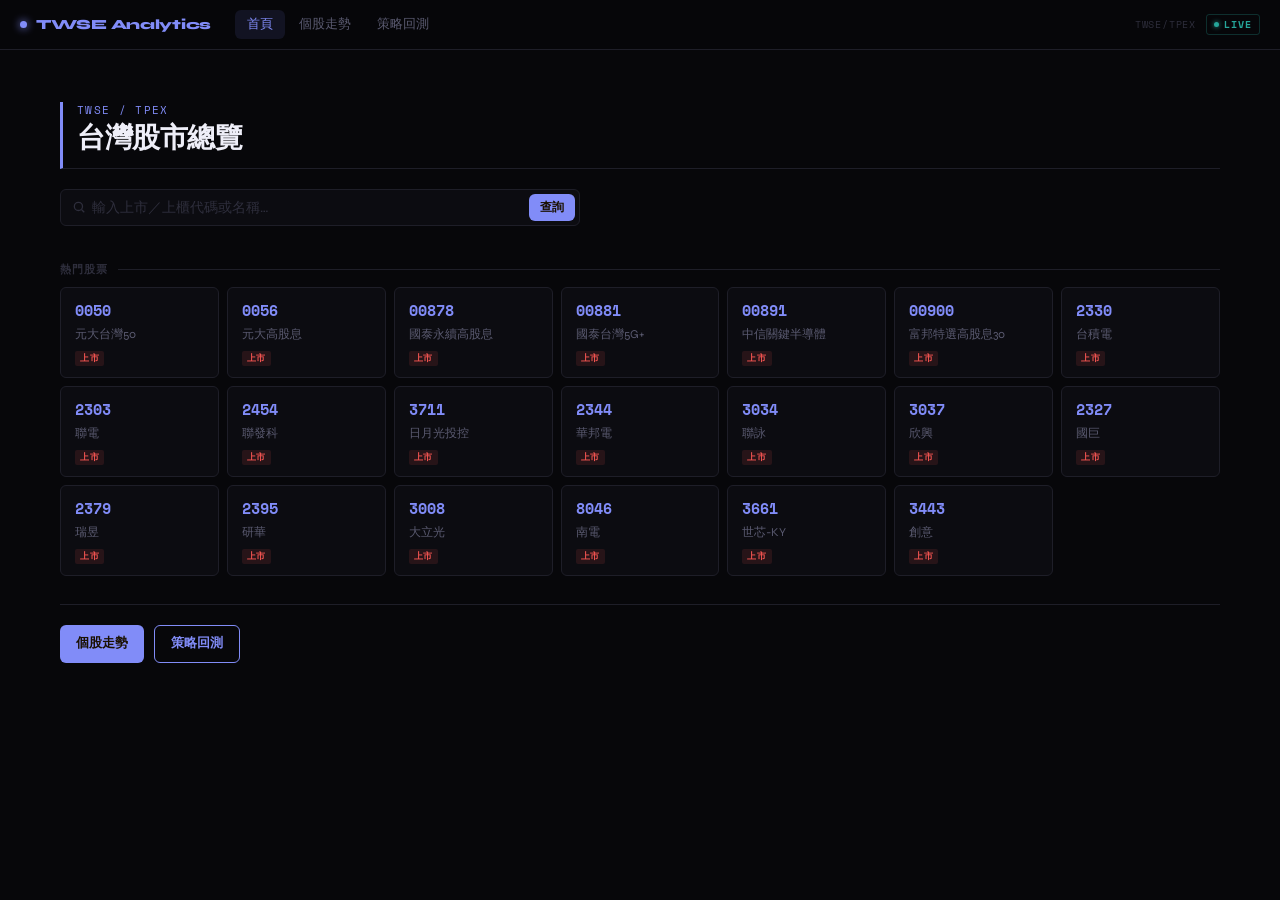
<file: overview.html>
<!DOCTYPE html>
<html lang="zh-Hant">
<head>
<meta charset="UTF-8">
<meta name="viewport" content="width=device-width, initial-scale=1.0">
<meta name="description" content="台灣股市總覽：查詢上市上櫃股票走勢、技術指標與策略回測。">
<title>台灣股市總覽 — TWSE Analytics</title>
<link rel="icon" type="image/svg+xml" href="data:image/svg+xml,%3Csvg xmlns='http://www.w3.org/2000/svg' viewBox='0 0 32 32'%3E%3Crect width='32' height='32' rx='6' fill='%230d0f12'/%3E%3Crect x='4' y='9' width='5' height='14' rx='1' fill='%23ef5350'/%3E%3Cline x1='6.5' y1='5' x2='6.5' y2='27' stroke='%23ef5350' stroke-width='1.5'/%3E%3Crect x='13' y='6' width='5' height='11' rx='1' fill='%23ef5350'/%3E%3Cline x1='15.5' y1='2' x2='15.5' y2='22' stroke='%23ef5350' stroke-width='1.5'/%3E%3Crect x='22' y='13' width='5' height='9' rx='1' fill='%2326a69a'/%3E%3Cline x1='24.5' y1='9' x2='24.5' y2='27' stroke='%2326a69a' stroke-width='1.5'/%3E%3C/svg%3E">
<link rel="preconnect" href="https://fonts.googleapis.com" crossorigin>
<link rel="preconnect" href="https://fonts.gstatic.com" crossorigin>
<link rel="preconnect" href="https://openapi.twse.com.tw" crossorigin>
<link rel="stylesheet" href="assets/style.css">
</head>
<body>
<a href="#main" class="skip-link">跳至主要內容</a>

<nav class="nav" id="app-nav" role="navigation" aria-label="主導覽"></nav>

<main class="page" id="main" tabindex="-1">

  <!-- Hero: search entry point -->
  <div class="ov-hero">
    <div class="page-header">
      <div class="title-block">
        <div class="ticker-label">TWSE / TPEX</div>
        <h1 class="page-h1">台灣股市總覽</h1>
      </div>
    </div>
    <div class="search-wrap ov-search" role="search">
      <div class="search-row">
        <svg width="14" height="14" viewBox="0 0 24 24" fill="none" stroke="currentColor" stroke-width="2.2"
             class="search-icon" aria-hidden="true">
          <circle cx="11" cy="11" r="7"/><line x1="21" y1="21" x2="16.65" y2="16.65"/>
        </svg>
        <input id="stockInput" placeholder="輸入上市／上櫃代碼或名稱…" autocomplete="off"
               aria-label="股票搜尋" aria-autocomplete="list" aria-controls="suggest">
        <button class="btn btn-sm" id="searchBtn">查詢</button>
      </div>
      <div id="suggest" class="suggest" hidden role="listbox" aria-label="搜尋建議"></div>
    </div>
  </div>

  <!-- Market summary (async, best-effort) -->
  <section id="mktSection" hidden aria-label="市場概況">
    <div class="ov-sec-hd">市場概況</div>
    <div id="mktGrid" class="mkt-grid"></div>
  </section>

  <!-- Recently viewed (from localStorage) -->
  <section id="recentSection" hidden aria-label="最近查看">
    <div class="ov-sec-hd">最近查看</div>
    <div id="recentGrid" class="ov-grid"></div>
  </section>

  <!-- Popular stocks -->
  <section aria-label="熱門股票">
    <div class="ov-sec-hd">熱門股票</div>
    <div id="popularGrid" class="ov-grid"></div>
  </section>

  <!-- Function entry points -->
  <div class="ov-quick">
    <a href="index.html" class="btn" aria-label="前往個股走勢頁面">個股走勢</a>
    <a href="backtest.html" class="btn btn-outline" aria-label="前往策略回測頁面">策略回測</a>
  </div>

</main>

<script src="assets/shared.js"></script>
<script>
/* Recently viewed helpers */
function getRecent(){
  try{ return JSON.parse(localStorage.getItem('twse_v2:recent')||'[]'); }catch{ return []; }
}

function buildCard(code, name, mk, priceInfo){
  const mkCls = mk==='上櫃'?'ov-mk-tpex':'ov-mk-twse';
  const priceHtml = priceInfo
    ? `<span class="ov-price">${priceInfo.close}</span><span class="ov-chg ${priceInfo.up?'up':'dn'}">${priceInfo.chg}</span>`
    : '';
  return `<a href="index.html#${code}/6" class="ov-card" tabindex="0" aria-label="${name}（${code}）個股走勢">
    <span class="ov-code">${code}</span>
    <span class="ov-name">${name||code}</span>
    <div class="ov-row" data-code="${code}">
      <span class="ov-mk ${mkCls}">${mk||'上市'}</span>
      ${priceHtml}
    </div>
  </a>`;
}

(async function boot(){
  injectNav('overview');
  loadStockList().catch(()=>{});

  /* Search → jump to chart page */
  wireSearchBox({
    inputId:'stockInput', suggestId:'suggest', btnId:'searchBtn',
    onSelect(s){ location.href=`index.html#${s.code}/6`; }
  });

  /* Popular stocks grid (static, always fast) */
  const popular = FALLBACK_LIST.slice(0, 20);
  document.getElementById('popularGrid').innerHTML =
    popular.map(([code,name,mk])=>buildCard(code,name,mk,null)).join('');

  /* Recently viewed */
  const recent = getRecent();
  if(recent.length){
    document.getElementById('recentGrid').innerHTML =
      recent.map(({code,name,mk})=>buildCard(code,name||code,mk||'',null)).join('');
    document.getElementById('recentSection').hidden = false;
  }

  /* Async: load live prices from TWSE STOCK_DAY_ALL (same call as loadStockList) */
  loadLivePrices(popular);
  loadMarketSummary();
})();

async function loadLivePrices(stocks){
  let data = null;
  try{
    const res = await fetchTimeout(twseAllURL(), 9000);
    if(res.ok) data = await res.json();
  }catch{}
  if(!data){
    for(const p of PROXIES){
      try{ data = await tryJSON(p, twseAllURL(), 9000); break; }catch{}
    }
  }
  if(!Array.isArray(data)) return;

  const priceMap = new Map();
  data.forEach(r=>{
    const code = r.Code||r['證券代號'];
    const closeRaw = String(r.ClosingPrice||r['收盤價']||'').replace(/,/g,'');
    const chgRaw   = String(r.Change||r['漲跌價差']||'').trim();
    const close = parseFloat(closeRaw);
    if(!code||isNaN(close)) return;
    const chgNum = parseFloat(chgRaw.replace(/[▲+]/g,'').replace(/▼/g,'-').replace(/,/g,''));
    const up = !isNaN(chgNum) ? chgNum >= 0 : true;
    priceMap.set(code, {close:close.toFixed(2), chg: isNaN(chgNum)?'—':`${up?'▲':'▼'} ${Math.abs(chgNum).toFixed(2)}`, up});
  });

  /* Inject prices into popular stock cards */
  const grid = document.getElementById('popularGrid');
  stocks.forEach(([code,,mk])=>{
    const row = grid.querySelector(`.ov-row[data-code="${code}"]`);
    const p = priceMap.get(code);
    if(!row||!p) return;
    const mkCls = mk==='上櫃'?'ov-mk-tpex':'ov-mk-twse';
    row.innerHTML=`<span class="ov-mk ${mkCls}">${mk||'上市'}</span><span class="ov-price">${p.close}</span><span class="ov-chg ${p.up?'up':'dn'}">${p.chg}</span>`;
  });

  /* Also inject into recently-viewed cards */
  const recentGrid = document.getElementById('recentGrid');
  recentGrid.querySelectorAll('.ov-row[data-code]').forEach(row=>{
    const code = row.dataset.code;
    const p = priceMap.get(code);
    const info = STOCK_LIST.find(s=>s.code===code);
    const mk = info?.mk||'';
    if(!p) return;
    const mkCls = mk==='上櫃'?'ov-mk-tpex':'ov-mk-twse';
    row.innerHTML=`<span class="ov-mk ${mkCls}">${mk}</span><span class="ov-price">${p.close}</span><span class="ov-chg ${p.up?'up':'dn'}">${p.chg}</span>`;
  });
}

async function loadMarketSummary(){
  /* Extract key ETFs from STOCK_DAY_ALL as market proxies */
  const keys = [
    {code:'0050', label:'元大台灣50'},
    {code:'0056', label:'元大高股息'},
    {code:'00878', label:'國泰ESG永續'}
  ];
  let data = null;
  try{
    const res = await fetchTimeout(twseAllURL(), 9000);
    if(res.ok) data = await res.json();
  }catch{}
  if(!data){
    for(const p of PROXIES){
      try{ data = await tryJSON(p, twseAllURL(), 9000); break; }catch{}
    }
  }
  if(!Array.isArray(data)) return;

  const priceMap = new Map();
  data.forEach(r=>{
    const code = r.Code||r['證券代號'];
    const close = parseFloat(String(r.ClosingPrice||'').replace(/,/g,''));
    const chgRaw = String(r.Change||'').trim();
    const chgNum = parseFloat(chgRaw.replace(/[▲+]/g,'').replace(/▼/g,'-').replace(/,/g,''));
    if(code&&!isNaN(close)) priceMap.set(code, {close:close.toFixed(2), chgNum, up: !isNaN(chgNum)&&chgNum>=0});
  });

  const items = keys.map(({code,label})=>{
    const p = priceMap.get(code);
    if(!p) return null;
    const chgStr = isNaN(p.chgNum)?'—':`${p.up?'▲':'▼'} ${Math.abs(p.chgNum).toFixed(2)}`;
    return `<div class="mkt-item">
      <div class="mkt-lbl">${label} <span class="mkt-code">${code}</span></div>
      <div class="mkt-val">${p.close}</div>
      <div class="mkt-chg ${p.up?'up':'dn'}">${chgStr}</div>
    </div>`;
  }).filter(Boolean);

  if(!items.length) return;
  document.getElementById('mktGrid').innerHTML = items.join('');
  document.getElementById('mktSection').hidden = false;
}
</script>
</body>
</html>
</file>
<file: assets/style.css>
/* ================================================================
   TWSE Analytics — Void Ledger Design System
   Style B: Precision Dark — Violet Accent / Syne + Space Mono
   ================================================================ */
@import url('https://fonts.googleapis.com/css2?family=Syne:wght@400;600;700;800&family=Space+Mono:ital,wght@0,400;0,700;1,400&display=swap');

/* ── Design Tokens ── */
:root {
  /* Background layers */
  --bg:   #07070a;
  --s1:   #0c0c11;
  --s2:   #0f0f16;
  --s3:   #141420;
  /* Borders */
  --b1:   #1e1e28;
  --b2:   #2a2a38;
  /* Text */
  --t1:   #eeeef8;
  --t2:   #5a5a70;
  --t3:   #2e2e3c;
  /* Accent — violet-indigo */
  --amber:     #818cf8;
  --amber-d:   rgba(129,140,248,.10);
  --amber-g:   rgba(129,140,248,.22);
  /* Market colours (Taiwan convention) */
  --up:    #ef5350;
  --up-d:  rgba(239,83,80,.12);
  --dn:    #26a69a;
  --dn-d:  rgba(38,166,154,.12);
  /* Indicator colours */
  --atr7:  #f59e0b;
  --atr14: #818cf8;
  --ma5:   #ff7eb6;
  --ma10:  #f59e0b;
  --ma20:  #ffd23f;
  --ma60:  #4ade80;
  --ma120: #38bdf8;
  --ma240: #f472b6;
  --bbBand:#818cf8;
  --bbMid: #5a5a70;
  --kLine: #a78bfa;
  --dLine: #f9a8d4;
  --macdLine:#818cf8;
  --sigLine: #f59e0b;
  /* Typography */
  --font-ui:   'Syne','PingFang TC','Microsoft JhengHei',-apple-system,BlinkMacSystemFont,sans-serif;
  --font-mono: 'Space Mono','SFMono-Regular',ui-monospace,'Roboto Mono',monospace;
  /* Spacing scale */
  --sp1:4px; --sp2:8px; --sp3:12px; --sp4:16px;
  --sp5:20px; --sp6:24px; --sp8:32px;
  /* Radius */
  --r: 6px;
  --r-lg: 10px;
  /* Nav */
  --nav-h: 50px;
}

/* ── Reset ── */
*, *::before, *::after { box-sizing: border-box; margin: 0; padding: 0; }
html { height: 100%; scroll-behavior: smooth; }
body {
  background: var(--bg);
  color: var(--t1);
  font-family: var(--font-ui);
  font-size: 14px;
  line-height: 1.5;
  -webkit-font-smoothing: antialiased;
  min-height: 100%;
  overflow-x: hidden;
}
a { color: var(--atr14); text-decoration: none; }
a:hover { text-decoration: underline; }

/* ── Utility ── */
.mono { font-family: var(--font-mono); }
.num  { font-family: var(--font-mono); font-variant-numeric: tabular-nums; }
.up   { color: var(--up); }
.dn   { color: var(--dn); }
.dim  { color: var(--t2); }
.warn { color: var(--amber); }

/* ── Navigation ── */
.nav {
  position: sticky; top: 0; z-index: 100;
  height: var(--nav-h);
  background: rgba(7,7,10,.96);
  border-bottom: 1px solid var(--b1);
  backdrop-filter: blur(10px);
  display: flex; align-items: center;
  padding: 0 20px; gap: 0;
}
.nav-logo {
  display: flex; align-items: center; gap: 9px;
  font-family: var(--font-ui);
  font-size: 14px; font-weight: 800;
  color: var(--amber); letter-spacing: -.02em;
  text-decoration: none; margin-right: 24px; flex: none;
}
.nav-logo .blink {
  width: 7px; height: 7px; border-radius: 50%;
  background: var(--amber);
  box-shadow: 0 0 8px var(--amber);
  animation: pulse 2s ease-in-out infinite;
}
@keyframes pulse {
  0%,100% { opacity:1; box-shadow:0 0 8px var(--amber); }
  50%      { opacity:.4; box-shadow:none; }
}
.nav-links { display: flex; align-items: center; gap: 2px; }
.nav-link {
  font-size: 13px; font-weight: 500;
  color: var(--t2); text-decoration: none;
  padding: 5px 12px; border-radius: var(--r);
  transition: color .12s, background .12s;
}
.nav-link:hover { color: var(--t1); background: var(--s2); text-decoration: none; }
.nav-link.active { color: var(--amber); background: var(--amber-d); }
.nav-right { display: flex; align-items: center; gap: 10px; margin-left: auto; }

/* LIVE status badge in nav */
.nav-live {
  display: flex; align-items: center; gap: 5px;
  font-family: var(--font-mono); font-size: 10px;
  font-weight: 700; color: var(--dn); letter-spacing: .1em;
  border: 1px solid rgba(38,166,154,.25); border-radius: 3px;
  padding: 2px 7px;
}
.nav-live .live-dot {
  width: 5px; height: 5px; border-radius: 50%;
  background: var(--dn); box-shadow: 0 0 5px var(--dn);
  animation: livePulse 2.4s ease-in-out infinite;
  flex: none;
}
@keyframes livePulse {
  0%,100% { opacity:1; box-shadow:0 0 5px var(--dn); }
  50%      { opacity:.25; box-shadow:none; }
}
/* Exchange label in nav */
.nav-exchange {
  font-family: var(--font-mono); font-size: 10px;
  color: var(--t3); letter-spacing: .08em;
}

/* ── Page wrapper ── */
.page { max-width: 1200px; margin: 0 auto; padding: 20px 20px 60px; }

/* ── Cards ── */
.card {
  background: var(--s1);
  border: 1px solid var(--b1);
  border-radius: var(--r-lg);
  overflow: hidden;
}
.card + .card { margin-top: 10px; }
.card-hd {
  display: flex; align-items: center;
  justify-content: space-between;
  padding: 9px 16px;
  border-bottom: 1px solid var(--b1);
  border-left: 2px solid var(--b2);   /* rhythm accent */
  background: var(--s2);
}
/* Primary chart card head gets amber accent */
.card-hd.primary { border-left-color: var(--amber); }
.card-hd h2 {
  font-size: 10.5px; font-weight: 700;
  color: var(--t3); letter-spacing: .1em; text-transform: uppercase;
}
.card-hd .readout {
  font-family: var(--font-mono); font-size: 12.5px; color: var(--t1);
}
.card-body { padding: 16px; }

/* ── Stat grid ── */
.stat-grid {
  display: grid;
  grid-template-columns: repeat(auto-fit, minmax(125px,1fr));
  gap: 8px;
  margin-top: 14px;
}
.stat-item {
  background: var(--s1); border: 1px solid var(--b1);
  border-radius: var(--r); padding: 12px 14px;
}
.stat-k {
  font-size: 10px; font-weight: 600;
  color: var(--t3); text-transform: uppercase;
  letter-spacing: .08em; margin-bottom: 5px;
}
.stat-v {
  font-family: var(--font-mono); font-size: 20px; font-weight: 700;
}
.stat-v small { font-size: 11px; color: var(--t2); font-weight: 400; }

/* ── Tables ── */
.tbl { width: 100%; border-collapse: collapse; font-size: 13px; }
.tbl th {
  text-align: left; font-size: 10.5px; font-weight: 600;
  color: var(--t3); letter-spacing: .06em; text-transform: uppercase;
  padding: 7px 10px; border-bottom: 1px solid var(--b1);
}
.tbl td {
  padding: 7px 10px;
  border-bottom: 1px solid rgba(30,39,54,.5);
  font-family: var(--font-mono);
}
.tbl td:first-child { font-family: var(--font-ui); color: var(--t1); }
.tbl tr:last-child td { border-bottom: none; }
.tbl tr.hl { background: var(--amber-d); }
.tbl .up { color: var(--up); }
.tbl .dn { color: var(--dn); }
.tbl .warn { color: var(--amber); }

/* ── Segment control ── */
.seg {
  display: inline-flex;
  background: var(--s1); border: 1px solid var(--b1);
  border-radius: var(--r); overflow: hidden;
}
.seg button {
  background: transparent; border: none;
  color: var(--t2); padding: 6px 13px;
  font-size: 12.5px; font-weight: 600;
  cursor: pointer; font-family: var(--font-ui); transition: .12s;
}
.seg button:hover { color: var(--t1); }
.seg button.active { background: var(--s3); color: var(--amber); }

/* ── Buttons ── */
.btn {
  display: inline-flex; align-items: center; gap: 6px;
  background: var(--amber); color: #1a1000;
  border: none; border-radius: var(--r);
  padding: 8px 16px; font-size: 13px; font-weight: 700;
  cursor: pointer; font-family: var(--font-ui); transition: .12s;
}
.btn:hover { filter: brightness(1.1); }
.btn:disabled { opacity: .4; cursor: not-allowed; filter: none; }
.btn-sm { padding: 5px 11px; font-size: 12px; }
.btn-outline {
  background: transparent; color: var(--amber);
  border: 1px solid var(--amber);
}
.btn-outline:hover { background: var(--amber-d); filter: none; }

/* ── Form inputs ── */
.input {
  background: var(--s1); border: 1px solid var(--b1);
  border-radius: var(--r); color: var(--t1);
  font-family: var(--font-mono); font-size: 13px;
  padding: 6px 10px; outline: none;
  transition: border-color .12s; width: 100%;
}
.input:focus { border-color: var(--amber); }
.input-sm { font-size: 12px; padding: 4px 8px; }

.field { display: flex; flex-direction: column; gap: 4px; }
.field label {
  font-size: 10.5px; font-weight: 600;
  color: var(--t3); text-transform: uppercase; letter-spacing: .08em;
}
.field-row { display: flex; align-items: center; gap: 8px; }

/* ── Radio groups ── */
.radio-group { display: flex; flex-direction: column; gap: 6px; }
.radio-opt {
  display: flex; align-items: center; gap: 9px;
  cursor: pointer; padding: 7px 10px; border-radius: var(--r);
  border: 1px solid transparent; transition: .12s;
}
.radio-opt:hover { background: var(--s2); }
.radio-opt.selected { border-color: var(--amber); background: var(--amber-d); }
.radio-opt input[type=radio] { accent-color: var(--amber); }
.radio-opt span { font-size: 13px; color: var(--t1); }
.radio-opt small { font-size: 11px; color: var(--t2); }

/* ── Toggle indicators ── */
.tg {
  --c: var(--amber);
  background: var(--s1); border: 1px solid var(--b1);
  color: var(--t2); padding: 5px 11px;
  border-radius: var(--r); font-size: 12px; font-weight: 600;
  cursor: pointer; font-family: var(--font-ui); transition: .12s;
  display: inline-flex; align-items: center; gap: 5px;
}
.tg::before {
  content: ''; width: 7px; height: 7px; border-radius: 50%;
  background: var(--c); opacity: .25; transition: .12s;
}
.tg:hover { border-color: var(--c); color: var(--t1); }
.tg.on {
  color: var(--t1); border-color: var(--c);
  background: color-mix(in srgb, var(--c) 10%, var(--s1));
}
.tg.on::before { opacity: 1; box-shadow: 0 0 6px var(--c); }

/* ── Status ── */
.status {
  margin: 12px 0; padding: 11px 15px;
  border-radius: var(--r); font-size: 13px; line-height: 1.5;
  border: 1px solid var(--b1); background: var(--s1);
}
.status.loading { color: var(--amber); }
.status.err  { color: var(--up); border-color: rgba(239,83,80,.3); background: rgba(239,83,80,.06); }
.status.ok   { color: var(--dn); border-color: rgba(38,166,154,.25); background: rgba(38,166,154,.06); }
.status code { font-family: var(--font-mono); background: rgba(255,255,255,.06); padding: 1px 5px; border-radius: 3px; }
@keyframes spin { to { transform: rotate(360deg); } }
.spin {
  display: inline-block; width: 11px; height: 11px;
  border: 1.5px solid var(--amber); border-top-color: transparent;
  border-radius: 50%; animation: spin .7s linear infinite;
  vertical-align: -2px; margin-right: 6px;
}

/* ── Search box ── */
.search-wrap { position: relative; }
.search-row {
  display: flex; gap: 6px; align-items: center;
  background: var(--s1); border: 1px solid var(--b1);
  border-radius: var(--r);
  padding: 4px 4px 4px 11px;
  transition: border-color .12s;
}
.search-row:focus-within { border-color: var(--amber); }
.search-row input {
  background: transparent; border: none; color: var(--t1);
  font-family: var(--font-ui); font-size: 14px;
  width: 220px; outline: none;
}
.search-row input::placeholder { color: var(--t3); }
.suggest {
  position: absolute; top: calc(100% + 5px); left: 0; right: 0;
  z-index: 200; background: var(--s2);
  border: 1px solid var(--b2); border-radius: var(--r-lg);
  box-shadow: 0 20px 50px -15px rgba(0,0,0,.85);
  max-height: 290px; overflow-y: auto; padding: 4px;
}
.suggest .opt {
  display: flex; align-items: center; gap: 10px;
  padding: 7px 10px; border-radius: var(--r); cursor: pointer;
}
.suggest .opt:hover, .suggest .opt.active { background: var(--amber-d); }
.suggest .opt .code { font-family:var(--font-mono); font-size:13px; font-weight:700; color:var(--amber); min-width:46px; }
.suggest .opt .nm   { font-size:13px; color:var(--t1); }
.suggest .opt .mk   { font-size:10px; color:var(--t3); margin-left:auto; border:1px solid var(--b1); border-radius:3px; padding:1px 5px; }
.suggest .empty     { padding:12px; font-size:12px; color:var(--t2); text-align:center; }

/* ── Legend ── */
.legend { display: flex; gap: 14px; flex-wrap: wrap; font-size: 12px; color: var(--t2); margin-bottom: 8px; }
.legend-item { display: flex; align-items: center; gap: 6px; }
.swatch { width: 12px; height: 2px; border-radius: 1px; flex: none; }
.legend-item b { font-family: var(--font-mono); color: var(--t1); font-weight: 600; }

/* ── Price update flash ── */
@keyframes priceUp   { 0%{color:var(--up);text-shadow:0 0 12px var(--up)} 100%{color:inherit;text-shadow:none} }
@keyframes priceDn   { 0%{color:var(--dn);text-shadow:0 0 12px var(--dn)} 100%{color:inherit;text-shadow:none} }
@keyframes priceLoad { 0%{color:var(--amber);text-shadow:0 0 18px var(--amber)} 100%{color:inherit;text-shadow:none} }
.flash-up   { animation: priceUp   .9s ease-out; }
.flash-dn   { animation: priceDn   .9s ease-out; }
.flash-load { animation: priceLoad .9s ease-out; }

/* ── Page header accent rule ── */
.page-header {
  /* Left-aligned amber stripe — asymmetric layout element */
  border-left: 3px solid var(--amber);
  padding-left: 14px;
  border-bottom: none;   /* override default; let the rule be the left accent */
  margin-bottom: 0;
  padding-bottom: 16px;
  border-bottom: 1px solid var(--b1);
}

/* ── Strategy section ── */
.ss-head {
  display: flex; align-items: baseline; gap: 10px;
  margin-bottom: 14px; padding-bottom: 10px;
  border-bottom: 1px solid var(--b1);
}
.ss-head h2 { font-size: 17px; font-weight: 800; letter-spacing: -.3px; }
.ss-sub { font-size: 12px; color: var(--t2); }
.strat-grid { display: grid; grid-template-columns: 1fr 1fr; gap: 12px; margin-bottom: 12px; }
.strat-card {
  background: var(--s1); border: 1px solid var(--b1);
  border-radius: var(--r-lg); padding: 15px 17px;
}
.sc-head {
  display: flex; align-items: center; gap: 7px;
  font-size: 13px; font-weight: 700; margin-bottom: 11px; color: var(--t1);
}
.sc-head .dot { width: 8px; height: 8px; border-radius: 50%; flex: none; }
.dot-atr14 { background: var(--atr14); }
.dot-bb    { background: var(--bbBand); }
.dot-ma60  { background: var(--ma60); }
.strat-playbook { margin-top: 12px; }
.strat-empty { color: var(--t2); font-size: 13px; padding: 20px; text-align: center; }
.tbl-empty-cell { text-align: center; color: var(--t2); padding: 20px; }
/* Readout colour tokens — used by JS-generated crosshair/legend spans */
.c-up    { color: var(--up); }    .c-dn     { color: var(--dn); }
.c-atr7  { color: var(--atr7); } .c-atr14  { color: var(--atr14); }
.c-kline { color: var(--kLine); } .c-dline  { color: var(--dLine); }
.c-macd  { color: var(--macdLine); } .c-sig { color: var(--sigLine); }
.sc-note { margin-top: 10px; font-size: 12px; line-height: 1.6; color: var(--t2); }
.sc-note.dim { color: var(--t3); border-top: 1px solid var(--b1); padding-top: 10px; }
.sc-note b { color: var(--t1); }
.play-list { display: flex; flex-direction: column; gap: 12px; }
.play { padding-left: 12px; border-left: 2px solid var(--b2); }
.pl-title { font-size: 14px; font-weight: 700; margin-bottom: 4px; }
.play p { font-size: 12.5px; line-height: 1.65; color: var(--t2); }
.play p b { color: var(--t1); font-family: var(--font-mono); }
.play p b.up { color: var(--up); } .play p b.dn { color: var(--dn); }

/* ── Fundamentals ── */
.fund-section { margin-top: 14px; }
.fund-label { font-size: 10.5px; font-weight: 600; color: var(--t3); text-transform: uppercase; letter-spacing: .08em; margin-bottom: 7px; }
.fund-grid { display: grid; grid-template-columns: repeat(3, 1fr); gap: 8px; }
.fund-card { background: var(--s1); border: 1px solid var(--b1); border-radius: var(--r); padding: 10px 13px; }
.fund-card .fk { font-size: 10px; color: var(--t3); text-transform: uppercase; letter-spacing: .05em; margin-bottom: 3px; }
.fund-card .fv { font-family: var(--font-mono); font-size: 17px; font-weight: 700; }
.fund-card .fv.fv-dim { color: var(--t2); font-size: 13px; font-weight: 400; }

/* ── Shared utility classes ── */
.search-icon    { color: var(--t3); flex: none; }
.title-block-right { align-items: flex-end; }
.text-up        { color: var(--up); }
.text-dn        { color: var(--dn); }
.hint           { color: var(--t3); font-size: 11px; }
.readout-sm     { font-size: 11px; }
.flex-row-sm    { display: flex; align-items: center; gap: 8px; }
.btn-full       { width: 100%; justify-content: center; }
.note-mt        { margin-top: 12px; }
.disc-sm        { font-size: 11.5px; }

/* ── Backtest specific ── */
.bt-grid {
  display: grid;
  grid-template-columns: 260px 1fr;
  gap: 14px;
  align-items: start;
}
.bt-params { display: flex; flex-direction: column; gap: 10px; }
.params-card {
  background: var(--s1); border: 1px solid var(--b1);
  border-radius: var(--r-lg); padding: 15px;
}
.params-hd {
  font-size: 10.5px; font-weight: 700; color: var(--t3);
  text-transform: uppercase; letter-spacing: .1em;
  padding-bottom: 10px; margin-bottom: 12px;
  border-bottom: 1px solid var(--b1);
}
.param-fields { display: flex; flex-direction: column; gap: 10px; }
.strategy-params { display: none; }
.strategy-params.visible { display: flex; flex-direction: column; gap: 10px; }

/* Metrics row */
.metrics-row {
  display: grid;
  grid-template-columns: repeat(auto-fit, minmax(110px,1fr));
  gap: 8px;
}
.metric-item {
  background: var(--s1); border: 1px solid var(--b1);
  border-radius: var(--r); padding: 11px 13px;
  border-top: 2px solid var(--b2);
}
.metric-item.pos { border-top-color: var(--up); }
.metric-item.neg { border-top-color: var(--dn); }
.metric-item.neu { border-top-color: var(--amber); }
.metric-k { font-size: 10px; font-weight: 600; color: var(--t3); text-transform: uppercase; letter-spacing: .07em; margin-bottom: 4px; }
.metric-v { font-family: var(--font-mono); font-size: 19px; font-weight: 700; }
.metric-v small { font-size: 11px; color: var(--t2); font-weight: 400; }

/* Trade log table */
.trade-log { width: 100%; border-collapse: collapse; font-size: 12px; }
.trade-log th {
  text-align: left; font-size: 10px; font-weight: 600;
  color: var(--t3); letter-spacing: .07em; text-transform: uppercase;
  padding: 6px 10px; border-bottom: 1px solid var(--b1);
  background: var(--s2);
}
.trade-log td { padding: 6px 10px; border-bottom: 1px solid rgba(30,39,54,.4); font-family: var(--font-mono); }
.trade-log tr:last-child td { border-bottom: none; }
.trade-log tr:hover td { background: var(--s2); }
.trade-log .win td:last-child { color: var(--up); }
.trade-log .loss td:last-child { color: var(--dn); }

/* ── Header (page title block) ── */
.page-header {
  display: flex; align-items: flex-end;
  justify-content: space-between; gap: 20px; flex-wrap: wrap;
  border-bottom: 1px solid var(--b1);
  padding-bottom: 16px; margin-bottom: 18px;
}
.title-block { display: flex; flex-direction: column; gap: 5px; }
.ticker-label {
  font-family: var(--font-mono); font-size: 11px;
  letter-spacing: .12em; color: var(--amber); text-transform: uppercase;
}
.page-h1 { font-size: 28px; font-weight: 800; letter-spacing: -.5px; line-height: 1; }
.page-h1 span { color: var(--t2); font-weight: 500; font-size: 17px; margin-left: 8px; }
.quote-block { display: flex; align-items: baseline; gap: 12px; flex-wrap: wrap; }
.price-big { font-family: var(--font-mono); font-size: 32px; font-weight: 700; line-height: 1; }
.chg-badge {
  font-family: var(--font-mono); font-size: 14px; font-weight: 600;
  padding: 3px 9px; border-radius: var(--r);
}
.chg-badge.up  { color: var(--up);  background: var(--up-d); }
.chg-badge.dn  { color: var(--dn);  background: var(--dn-d); }
.asof { font-size: 11px; color: var(--t2); margin-top: 3px; }

/* ── Controls bar ── */
.controls { display: flex; gap: 10px; flex-wrap: wrap; align-items: center; margin-bottom: 16px; }
.controls .spacer { flex: 1; }

/* ── Note / disclaimer ── */
.note { margin-top: 24px; font-size: 12px; line-height: 1.7; color: var(--t2); }
.note h3 { color: var(--t1); font-size: 13px; margin-bottom: 7px; font-weight: 700; }
.note p { margin-bottom: 7px; }
.note .disc { border-left: 2px solid var(--b1); padding-left: 11px; margin-top: 12px; color: var(--t3); }
.note b { color: var(--t1); }

/* ── 404 page ── */
.err-page {
  display: flex; flex-direction: column;
  align-items: center; justify-content: center;
  min-height: calc(100vh - var(--nav-h));
  padding: 40px 20px; text-align: center;
}
.err-code {
  font-family: var(--font-mono); font-size: 96px; font-weight: 700;
  color: var(--amber); line-height: 1; letter-spacing: -.04em;
  opacity: .15;
}
.err-msg { font-size: 20px; font-weight: 700; margin: 16px 0 8px; }
.err-sub { font-size: 14px; color: var(--t2); margin-bottom: 24px; }

/* ── Loading overlay ── */
.spinner-big {
  width: 36px; height: 36px;
  border: 3px solid var(--b2); border-top-color: var(--amber);
  border-radius: 50%; animation: spin .8s linear infinite;
  margin: 40px auto;
}

/* ── Skip link (keyboard accessibility) ── */
.skip-link {
  position: fixed;
  top: -60px; left: 8px;
  background: var(--amber); color: #1a1000;
  padding: 6px 14px; border-radius: var(--r);
  font-weight: 700; font-size: 13px;
  z-index: 999; text-decoration: none;
  transition: top .15s;
}
.skip-link:focus { top: 8px; outline: none; text-decoration: none; }

/* ── Chart skeleton loader ── */
.chart-wrap { position: relative; }
.chart-skel {
  position: absolute; inset: 0;
  background: var(--s1);
  z-index: 2; pointer-events: none;
}
@keyframes chart-pulse { 0%,100%{opacity:.25} 50%{opacity:.65} }
.chart-skel.loading { animation: chart-pulse 1.4s ease-in-out infinite; }

/* ── Focus styles (WCAG AA keyboard navigation) ── */
:focus-visible {
  outline: 2px solid var(--amber);
  outline-offset: 2px;
}
button:focus-visible, a:focus-visible,
input:focus-visible, select:focus-visible {
  outline: 2px solid var(--amber);
  outline-offset: 2px;
  border-radius: var(--r);
}
.nav-link:focus-visible { background: var(--s2); }
.tg:focus-visible, .seg button:focus-visible { border-color: var(--amber); }

/* ── Responsive ── */
@media (max-width: 760px) {
  .strat-grid { grid-template-columns: 1fr; }
  .bt-grid { grid-template-columns: 1fr; }
  .fund-grid { grid-template-columns: repeat(3,1fr); }
  .metrics-row { grid-template-columns: repeat(2, 1fr); }
}
@media (max-width: 640px) {
  .page { padding: 12px 12px 48px; }
  .nav { padding: 0 12px; }
  .search-row input { width: 140px; }
  .price-big { font-size: 26px; }
  .fund-grid { grid-template-columns: 1fr 1fr; }
  .page-header { gap: 12px; }
}
@media (max-width: 480px) {
  .nav-logo span { display: none; }
  .nav-exchange { display: none; }
  .metrics-row { grid-template-columns: repeat(2, 1fr); }
}
@media (max-width: 360px) {
  .nav-live { display: none; }
  .nav-link { padding: 5px 7px; }
}

/* ── Overview page ── */
.ov-hero { padding: 32px 0 8px; }
.ov-search { max-width: 520px; margin-top: 20px; }
.ov-search .search-row input { flex: 1; min-width: 60px; }
@media (max-width: 640px) { .ov-search .search-row input { width: auto; } }
.ov-sec-hd {
  display: flex; align-items: center; gap: 10px;
  font-size: 10.5px; font-weight: 700; color: var(--t3);
  text-transform: uppercase; letter-spacing: .1em;
  margin: 28px 0 10px;
}
.ov-sec-hd::after { content: ''; flex: 1; height: 1px; background: var(--b1); }
.ov-grid {
  display: grid;
  grid-template-columns: repeat(auto-fill, minmax(150px, 1fr));
  gap: 8px;
}
.ov-card {
  display: flex; flex-direction: column; gap: 3px;
  background: var(--s1); border: 1px solid var(--b1);
  border-radius: var(--r); padding: 11px 14px;
  text-decoration: none; color: inherit;
  transition: border-color .14s, background .14s;
}
.ov-card:hover, .ov-card:focus-visible {
  border-color: var(--amber); background: var(--s2); outline: none;
}
.ov-code { font-family: var(--font-mono); font-size: 15px; font-weight: 700; color: var(--amber); }
.ov-name { font-size: 12px; color: var(--t2); white-space: nowrap; overflow: hidden; text-overflow: ellipsis; }
.ov-row  { display: flex; align-items: center; gap: 6px; margin-top: 5px; }
.ov-mk   { font-size: 9px; font-weight: 700; letter-spacing: .06em; text-transform: uppercase; padding: 1px 5px; border-radius: 2px; }
.ov-mk-twse { background: rgba(239,83,80,.12); color: var(--up); }
.ov-mk-tpex { background: rgba(38,166,154,.12); color: var(--dn); }
.ov-price { font-family: var(--font-mono); font-size: 12.5px; font-weight: 600; color: var(--t1); margin-left: auto; }
.ov-chg   { font-family: var(--font-mono); font-size: 10px; }
.ov-quick { display: flex; gap: 10px; flex-wrap: wrap; margin-top: 28px; padding-top: 20px; border-top: 1px solid var(--b1); }
.ov-quick a { text-decoration: none; }
.mkt-grid { display: grid; grid-template-columns: repeat(auto-fill, minmax(180px, 1fr)); gap: 8px; }
.mkt-item {
  background: var(--s1); border: 1px solid var(--b1);
  border-radius: var(--r); padding: 12px 16px;
}
.mkt-lbl { font-size: 10px; font-weight: 600; color: var(--t3); text-transform: uppercase; letter-spacing: .08em; margin-bottom: 4px; }
.mkt-code { color: var(--t3); font-weight: 400; }
.mkt-val { font-family: var(--font-mono); font-size: 20px; font-weight: 700; color: var(--t1); }
.mkt-chg { font-family: var(--font-mono); font-size: 11.5px; margin-top: 3px; }
@media (max-width: 480px) {
  .ov-grid { grid-template-columns: repeat(2, 1fr); }
  .mkt-grid { grid-template-columns: 1fr 1fr; }
}
</file>
